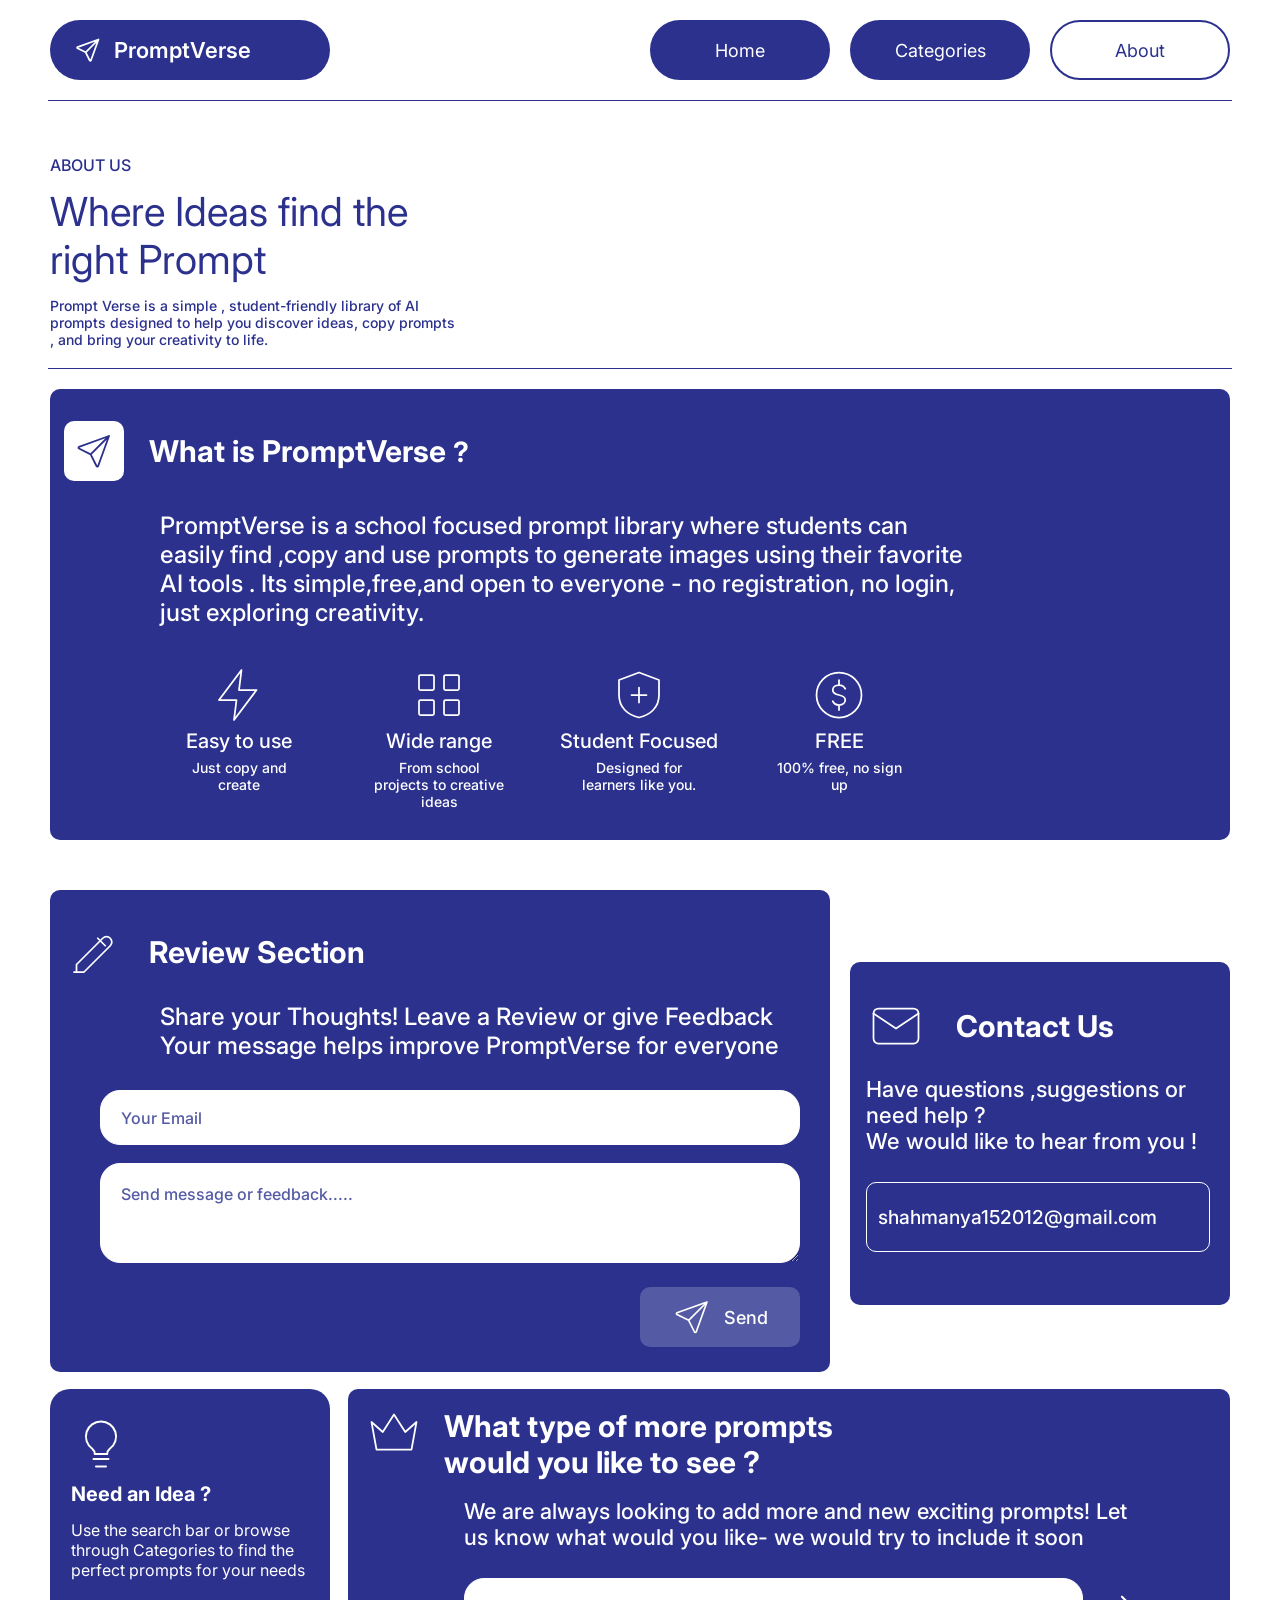
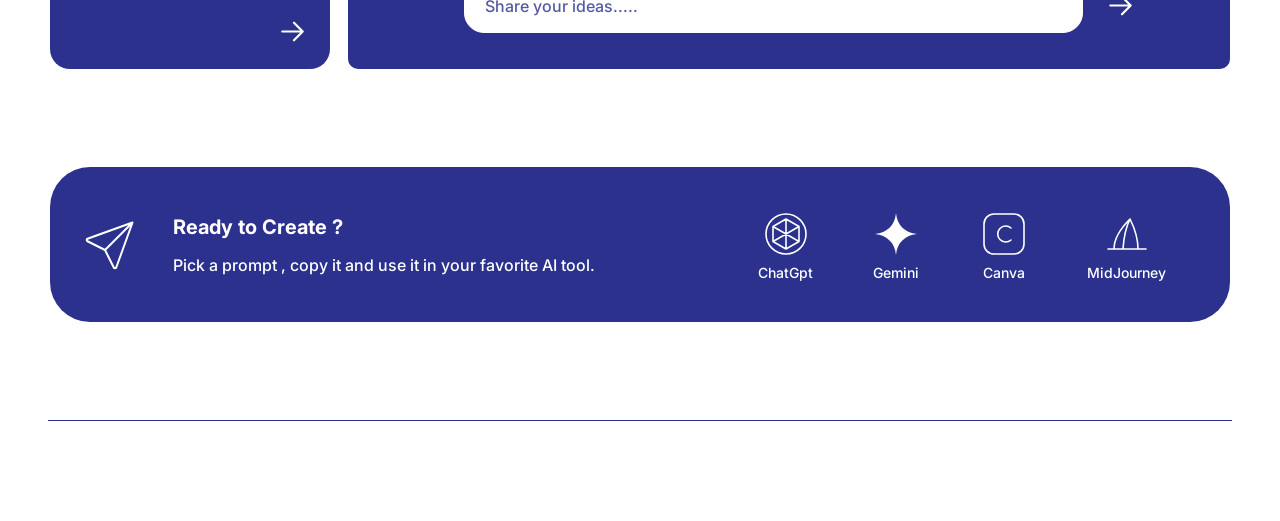
<file: about.html>
<!DOCTYPE html>
<html lang="en">
<head>
<meta charset="utf-8">
<meta name="viewport" content="width=device-width, initial-scale=1">
<title>About – PromptVerse</title>
<meta name="description" content="PromptVerse is a simple, student-friendly library of AI prompts. Free, no sign up.">
<meta name="theme-color" content="#2b318d">
<link rel="icon" href="assets/favicon.svg" type="image/svg+xml">
<link rel="preconnect" href="https://fonts.googleapis.com">
<link rel="preconnect" href="https://fonts.gstatic.com" crossorigin>
<link rel="stylesheet" href="https://fonts.googleapis.com/css2?family=Inter:wght@400;500;600;700&display=swap">
<link rel="stylesheet" href="css/styles.css">
</head>
<body data-page="about">
<a class="skip" href="#main">Skip to content</a>
<header data-component="header"></header>
<div class="rule"></div>
<main id="main">
  <section class="wrap about-head" aria-labelledby="about-title">
    <p class="eyebrow">ABOUT US</p>
    <h1 class="page-title" id="about-title">Where Ideas find the<br>right Prompt</h1>
    <p class="lead">Prompt Verse is a simple , student-friendly library of AI prompts designed to help you discover ideas, copy prompts , and bring your creativity to life.</p>
  </section>
  <div class="rule"></div>
  <div class="wrap stack">
    <section class="panel what" aria-labelledby="what-title">
      <div class="what-head"><span class="tile"><svg class="icon" aria-hidden="true" focusable="false"><use href="#i-send"/></svg></span><h2 id="what-title">What is PromptVerse <small>?</small></h2></div>
      <p>PromptVerse is a school focused prompt library where students can easily find ,copy and use prompts to generate images using their favorite AI tools . Its simple,free,and open to everyone - no registration, no login, just exploring creativity.</p>
      <ul class="features">
        <li><svg class="icon" aria-hidden="true" focusable="false"><use href="#i-bolt"/></svg><strong>Easy to use</strong><span>Just copy and create</span></li>
        <li><svg class="icon" aria-hidden="true" focusable="false"><use href="#i-dash"/></svg><strong>Wide range</strong><span>From school projects to creative ideas</span></li>
        <li><svg class="icon" aria-hidden="true" focusable="false"><use href="#i-shield"/></svg><strong>Student Focused</strong><span>Designed for learners like you.</span></li>
        <li><svg class="icon" aria-hidden="true" focusable="false"><use href="#i-coin"/></svg><strong>FREE</strong><span>100% free, no sign up</span></li>
      </ul>
    </section>
    <div class="row-2">
      <section class="panel review" id="review" aria-labelledby="review-title">
        <div class="sec-head"><svg class="icon" aria-hidden="true" focusable="false"><use href="#i-edit"/></svg><h2 id="review-title">Review Section</h2></div>
        <p class="intro">Share your Thoughts! Leave a Review or give Feedback Your message helps improve PromptVerse for everyone</p>
        <form class="form" id="review-form" novalidate>
          <div class="field"><label class="sr" for="r-email">Your Email</label><input id="r-email" name="email" type="email" placeholder="Your Email" autocomplete="email" required aria-describedby="review-email-err"><p class="err" id="review-email-err" role="alert"></p></div>
          <div class="field"><label class="sr" for="r-msg">Send message or feedback</label><textarea id="r-msg" name="message" placeholder="Send message or feedback....." required aria-describedby="review-msg-err"></textarea><p class="err" id="review-msg-err" role="alert"></p></div>
          <div class="form-actions"><p class="status" role="status"></p><button class="btn-tint" type="submit"><svg class="icon" aria-hidden="true" focusable="false"><use href="#i-send"/></svg>Send</button></div>
        </form>
      </section>
      <section class="panel contact" aria-labelledby="contact-title">
        <div class="sec-head"><svg class="icon" aria-hidden="true" focusable="false"><use href="#i-mail"/></svg><h2 id="contact-title">Contact Us</h2></div>
        <p>Have questions ,suggestions or need help ?<br>We would like to hear from you !</p>
        <a class="mail" href="mailto:shahmanya152012@gmail.com">shahmanya152012@gmail.com</a>
      </section>
    </div>
    <div class="row-3">
      <div data-component="idea"></div>
      <section class="panel suggest" aria-labelledby="suggest-title">
        <div class="sec-head"><svg class="icon" aria-hidden="true" focusable="false"><use href="#i-crown"/></svg><h2 id="suggest-title">What type of more prompts<br>would you like to see ?</h2></div>
        <p>We are always looking to add more and new exciting prompts! Let us know what would you like- we would try to include it soon</p>
        <form class="suggest-form" id="suggest-form" novalidate>
          <label class="sr" for="idea">Share your ideas</label>
          <input id="idea" name="idea" type="text" placeholder="Share your ideas....." aria-describedby="suggest-err">
          <button type="submit" aria-label="Send idea"><svg class="icon" aria-hidden="true" focusable="false"><use href="#i-arrow"/></svg></button>
        </form>
        <p class="err" id="suggest-err" role="alert" style="margin:8px 0 0 100px"></p>
        <p class="status" id="suggest-status" role="status" style="margin:8px 0 0 100px;font-size:15px"></p>
      </section>
    </div>
  </div>
  <div data-component="cta"></div>
</main>
<footer data-component="footer"></footer>
<script src="js/data.js"></script>
<script src="js/components.js"></script>
<script src="js/app.js"></script>
</body>
</html>
</file>
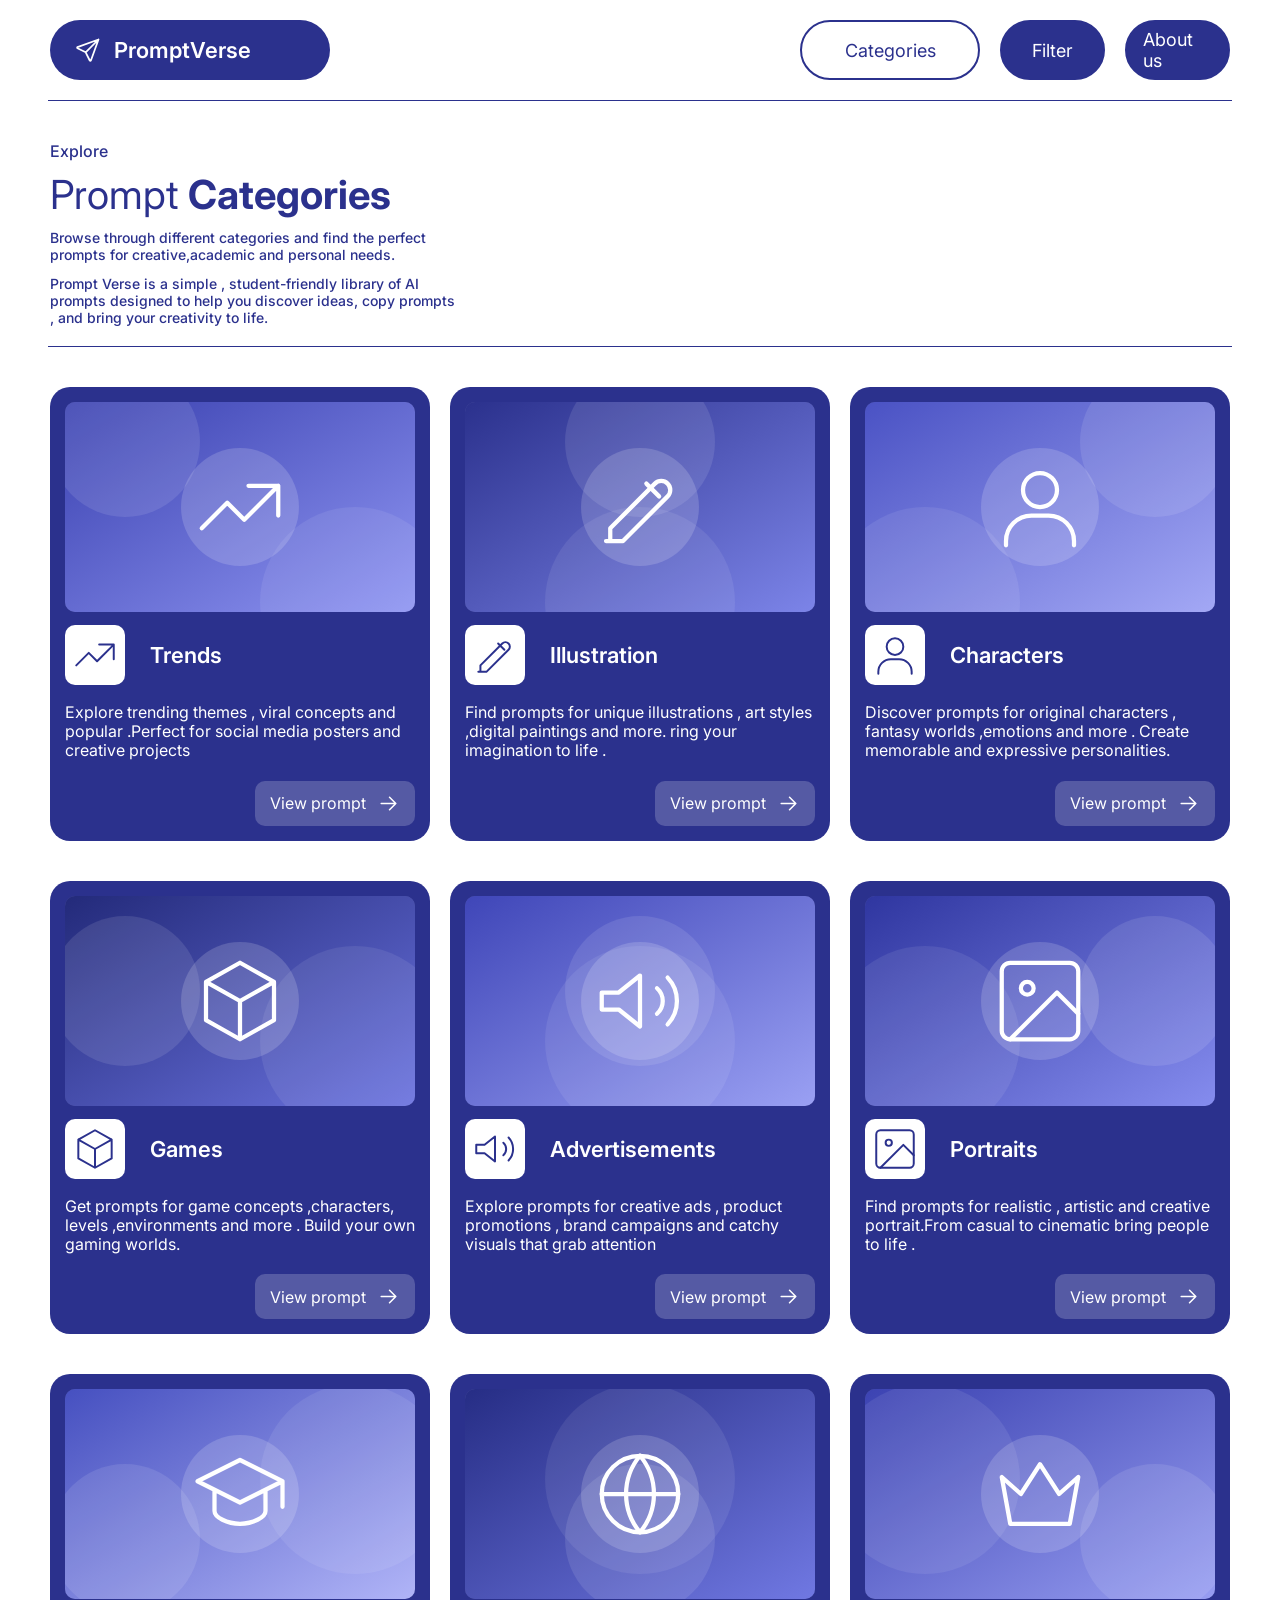
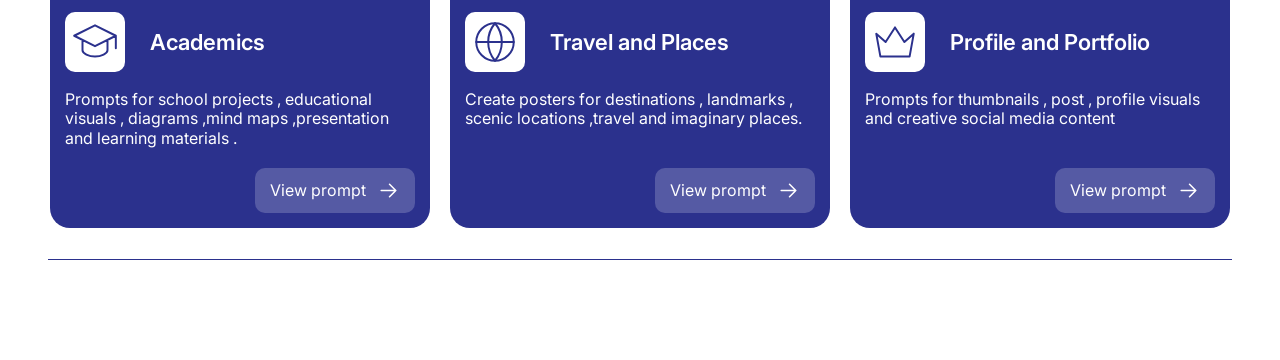
<file: categories.html>
<!DOCTYPE html>
<html lang="en">
<head>
<meta charset="utf-8">
<meta name="viewport" content="width=device-width, initial-scale=1">
<title>Prompt Categories – PromptVerse</title>
<meta name="description" content="Browse through different categories and find the perfect prompts for creative, academic and personal needs.">
<meta name="theme-color" content="#2b318d">
<link rel="icon" href="assets/favicon.svg" type="image/svg+xml">
<link rel="preconnect" href="https://fonts.googleapis.com">
<link rel="preconnect" href="https://fonts.gstatic.com" crossorigin>
<link rel="stylesheet" href="https://fonts.googleapis.com/css2?family=Inter:wght@400;500;600;700&display=swap">
<link rel="stylesheet" href="css/styles.css">
</head>
<body data-page="categories">
<a class="skip" href="#main">Skip to content</a>
<header data-component="header"></header>
<div class="rule"></div>
<main id="main">
  <section class="wrap page-head" aria-labelledby="page-title">
    <p class="eyebrow">Explore</p>
    <h1 class="page-title" id="page-title">Prompt <span class="accent">Categories</span></h1>
    <p class="lead">Browse through different categories and find the perfect prompts for creative,academic and personal needs.</p>
    <p class="lead lead-2">Prompt Verse is a simple , student-friendly library of AI prompts designed to help you discover ideas, copy prompts , and bring your creativity to life.</p>
  </section>
  <div class="rule"></div>
  <section class="wrap cat-page" aria-label="Prompt categories">
    <div class="grid three" id="grid" aria-live="polite"></div>
    <p class="empty" id="empty" hidden>No categories found.</p>
  </section>
</main>
<footer data-component="footer"></footer>
<script src="js/data.js"></script>
<script src="js/components.js"></script>
<script src="js/app.js"></script>
</body>
</html>
</file>
<file: css/styles.css>
/* PromptVerse – built from Figma "Prompt-verse design" (1440px desktop frames).
   Colours: white background, #2b318d for all other content. */
:root{
  --blue:#2b318d; --blue-dark:#1f2470; --white:#fff;
  --tint:rgba(255,255,255,.2); --tint-hover:rgba(255,255,255,.32);
  --wrap:1180px; --pad:clamp(16px,4vw,48px);
  --font:Inter,system-ui,-apple-system,"Segoe UI",Roboto,Arial,sans-serif;
  --ease:.2s ease;
}
*,*::before,*::after{box-sizing:border-box}
*{margin:0}
html{scroll-behavior:smooth;-webkit-text-size-adjust:100%}
body{font-family:var(--font);color:var(--blue);background:var(--white);line-height:normal;-webkit-font-smoothing:antialiased;overflow-x:hidden}
img,svg{display:block;max-width:100%}
button,input,textarea{font:inherit;color:inherit}
button{cursor:pointer}
a{color:inherit}
:focus-visible{outline:3px solid var(--blue);outline-offset:3px}
.on-dark :focus-visible,.panel :focus-visible,.card :focus-visible,.cta-inner :focus-visible,.pill:focus-visible,.logo:focus-visible{outline-color:var(--white);box-shadow:0 0 0 2px var(--blue)}
.sr{position:absolute;width:1px;height:1px;overflow:hidden;clip:rect(0 0 0 0);white-space:nowrap}
.skip{position:absolute;left:-999px;top:8px;background:var(--blue);color:#fff;padding:10px 16px;border-radius:8px;z-index:100}
.skip:focus{left:8px}
.wrap{max-width:calc(var(--wrap) + 2*var(--pad));margin-inline:auto;padding-inline:var(--pad)}
.rule{height:1px;background:var(--blue);width:min(1295px,calc(100% - 2*var(--pad)));margin-inline:auto}
.icon{width:1em;height:1em;fill:none;stroke:currentColor;stroke-width:var(--sw,1.5);stroke-linecap:round;stroke-linejoin:round;flex:none}

/* ---------- Header (reusable) ---------- */
.site-header{height:100px;background:rgba(255,255,255,.5);position:relative;z-index:30}
.site-header .bar{height:100%;display:flex;align-items:center;justify-content:space-between;gap:20px}
.logo{display:flex;align-items:center;gap:12px;height:60px;width:280px;max-width:100%;padding:0 24px;border-radius:50px;background:var(--blue);color:#fff;font-size:22px;font-weight:600;text-decoration:none;transition:background var(--ease),transform var(--ease)}
.logo .icon{font-size:28px}
.logo:hover{background:var(--blue-dark);transform:translateY(-2px)}
.nav{display:flex;align-items:center;gap:20px}
.pill{height:60px;width:var(--w,180px);padding:0 16px;border-radius:50px;border:2px solid var(--blue);background:var(--blue);color:#fff;font-size:18px;font-weight:400;display:inline-flex;align-items:center;justify-content:center;text-decoration:none;transition:background var(--ease),color var(--ease),transform var(--ease)}
.pill:hover{background:var(--blue-dark);transform:translateY(-2px)}
.pill:active{transform:translateY(0)}
.pill[aria-current="page"],.pill[aria-expanded="true"]{background:#fff;color:var(--blue)}
.filter{position:relative}
.dropdown{position:absolute;right:0;top:70px;min-width:240px;list-style:none;padding:8px;background:#fff;border:1px solid var(--blue);border-radius:16px;box-shadow:0 12px 30px rgba(43,49,141,.25);z-index:40}
.dropdown[hidden]{display:none}
.dropdown button{width:100%;text-align:left;background:none;border:0;border-radius:10px;padding:10px 14px;font-size:16px;color:var(--blue);transition:background var(--ease)}
.dropdown button:hover,.dropdown button[aria-pressed="true"]{background:var(--blue);color:#fff}
.menu-btn{display:none;width:60px;height:60px;border-radius:50px;border:0;background:var(--blue);color:#fff;font-size:28px;align-items:center;justify-content:center;transition:background var(--ease)}
.menu-btn:hover{background:var(--blue-dark)}

/* ---------- Hero / headings ---------- */
.hero{padding-top:20px;padding-bottom:20px;display:grid;grid-template-columns:minmax(0,1fr) 600px;gap:40px;align-items:start}
.hero-art{display:grid;grid-template-columns:300px 280px;grid-template-rows:120px 119px;gap:20px 20px;margin-top:0;justify-self:end}
.hero-art img{width:100%;height:100%;object-fit:cover;border-radius:10px;transition:transform .3s ease,box-shadow .3s ease}
.hero-art img:hover{transform:translateY(-3px);box-shadow:0 12px 24px rgba(43,49,141,.28)}
.art-a{grid-row:1/3}
.home-main{min-height:1px}
.eyebrow{font-size:16px;font-weight:500}
.hero h1,.page-title{font-size:clamp(30px,5vw,40px);font-weight:600;margin-top:13px}
.page-title{font-weight:400}
.accent{font-weight:700}
.lead{font-size:14px;font-weight:500;margin-top:14px;max-width:430px}
.search{position:relative;display:flex;align-items:center;gap:24px;width:480px;max-width:100%;height:60px;margin-top:23px;padding:0 25px;border-radius:30px;background:var(--blue);color:#fff;transition:box-shadow var(--ease),background var(--ease)}
.search:hover{background:var(--blue-dark)}
.search:focus-within{box-shadow:0 0 0 3px #fff,0 0 0 6px var(--blue)}
.search .icon{font-size:35px;--sw:1.3}
.search input{flex:1;min-width:0;height:100%;background:none;border:0;outline:0;color:#fff;font-size:16px}
.search input::placeholder{color:rgba(255,255,255,.85)}
.search input::-webkit-search-cancel-button{filter:invert(1)}
.page-head{padding-top:40px;padding-bottom:20px}
.page-head .eyebrow{margin-bottom:0}
.page-head h1{margin-top:9px}
.page-head .lead{margin-top:10px;max-width:400px}
.page-head .lead-2{margin-top:12px;max-width:410px}
.about-head{padding-top:54px;padding-bottom:20px}
.about-head h1{margin-top:13px;line-height:1.2}
.about-head .lead{margin-top:13px;max-width:410px}

/* ---------- Home layout ---------- */
.layout{display:grid;grid-template-columns:280px minmax(0,1fr);gap:40px;padding-top:20px;align-items:start}
.panel{background:var(--blue);color:#fff;border-radius:10px}
.cat-panel{min-height:750px;padding:20px 0 24px}
.panel-head{display:flex;align-items:center;gap:24px;padding:0 0 18px 14px}
.panel-head .icon{font-size:50px;--sw:.7}
.panel-head h2{font-size:30px;font-weight:700}
.cat-list{list-style:none;display:grid;gap:4px;padding-inline:14px}
.cat-list button{width:100%;display:flex;align-items:center;gap:14px;text-align:left;background:none;border:0;border-radius:10px;padding:11px 14px;color:#fff;font-size:18px;transition:background var(--ease)}
.cat-list button:hover{background:var(--tint)}
.cat-list button[aria-pressed="true"]{background:#fff;color:var(--blue)}
.cat-list .icon{font-size:24px}
.side .idea{margin-top:100px}
.idea{width:280px;max-width:100%;min-height:280px;border-radius:20px;padding:25px 20px 20px 21px;display:flex;flex-direction:column;background:var(--blue);color:#fff}
.idea .icon-lg{font-size:60px;--sw:.8}
.idea h3{font-size:20px;font-weight:700;margin-top:8px}
.idea p{font-size:16px;margin-top:14px;max-width:237px}
.idea a{margin-top:auto;align-self:flex-end;font-size:35px;color:#fff;border-radius:50%;transition:transform var(--ease)}
.idea a:hover{transform:translateX(5px)}
.empty{font-size:20px;font-weight:500;padding:40px 0}

/* ---------- Category cards (reusable) ---------- */
.grid{display:grid;grid-template-columns:repeat(auto-fill,minmax(min(100%,300px),1fr));gap:40px 20px}
.grid.three{grid-template-columns:repeat(3,minmax(0,1fr))}
.card{background:var(--blue);color:#fff;border-radius:20px;padding:15px;min-height:450px;display:flex;flex-direction:column;transition:transform .25s ease,box-shadow .25s ease;animation:rise .45s ease both}
.card:hover{transform:translateY(-4px);box-shadow:0 14px 28px rgba(43,49,141,.3)}
.card-img{aspect-ratio:350/210;border-radius:10px;overflow:hidden;background:rgba(255,255,255,.15)}
.card-img img{width:100%;height:100%;object-fit:cover}
.card-head{display:flex;align-items:center;gap:25px;margin-top:13px}
.tile{width:60px;height:60px;border-radius:10px;background:#fff;color:var(--blue);display:grid;place-items:center;flex:none}
.tile .icon{font-size:50px;--sw:.95}
.card h3{font-size:22px;font-weight:600}
.card p{font-size:16px;line-height:1.2;margin-top:18px}
.card-foot{margin-top:auto;padding-top:20px;display:flex;justify-content:flex-end}
.btn-view{width:160px;height:45px;border-radius:10px;border:0;background:var(--tint);color:#fff;display:inline-flex;align-items:center;justify-content:center;gap:10px;font-size:16px;transition:background var(--ease),transform var(--ease)}
.btn-view .icon{font-size:25px}
.btn-view:hover{background:var(--tint-hover)}
.btn-view:hover .icon{transform:translateX(3px)}
.btn-view .icon{transition:transform var(--ease)}
.btn-view:active{transform:scale(.97)}
@keyframes rise{from{opacity:0;transform:translateY(14px)}to{opacity:1;transform:none}}

/* ---------- CTA band (reusable) ---------- */
.cta{margin-block:98px}
.cta-inner{background:var(--blue);color:#fff;border-radius:40px;min-height:155px;padding:20px 30px;display:flex;align-items:center;justify-content:space-between;gap:24px;flex-wrap:wrap}
.cta-main{display:flex;align-items:center;gap:33px}
.cta-main>.icon{font-size:60px;--sw:.8}
.cta h2{font-size:20px;font-weight:700}
.cta p{font-size:16px;font-weight:500;margin-top:16px}
.tools{list-style:none;display:flex;gap:50px;padding-right:30px}
.tools a{display:flex;flex-direction:column;align-items:center;gap:5px;font-size:14px;font-weight:500;text-decoration:none;color:#fff;border-radius:10px;padding:2px 4px}
.tools img{width:50px;height:50px;transition:transform var(--ease)}
.tools a:hover img,.tools a:focus-visible img{transform:scale(1.12)}
.tools a:hover span{text-decoration:underline}

.cat-page{padding-top:40px;padding-bottom:31px}

/* ---------- About page ---------- */
.stack{display:grid;gap:17px;padding-top:20px}
.what{padding:32px 14px 30px 14px;min-height:394px}
.what-head,.sec-head{display:flex;align-items:center;gap:25px}
.what-head .tile{width:60px;height:60px}
.what-head .tile .icon{font-size:40px;--sw:1.1}
.what h2{font-size:30px;font-weight:700}
.what h2 small{font-size:28px}
.what>p{font-size:clamp(17px,2.2vw,24px);font-weight:500;max-width:806px;margin:30px 0 0 96px}
.features{list-style:none;display:grid;grid-template-columns:repeat(4,200px);margin:38px 0 0 35px;text-align:center}
.features li{display:flex;flex-direction:column;align-items:center}
.features .icon{font-size:60px;--sw:.7}
.features strong{font-size:20px;font-weight:500;margin-top:4px}
.features span{font-size:14px;font-weight:500;margin-top:6px;max-width:130px}
.row-2{display:grid;grid-template-columns:780px minmax(0,1fr);gap:20px;margin-top:33px;align-items:start}
.review{padding:32px 30px 20px 14px;min-height:482px;border-radius:10px}
.sec-head{gap:25px}
.sec-head>.icon{font-size:60px;--sw:.7}
.sec-head h2{font-size:30px;font-weight:700}
.review .intro{font-size:clamp(17px,2vw,24px);font-weight:500;margin:20px 0 0 96px;max-width:640px}
.form{display:grid;gap:18px;margin:30px 0 0 36px}
.field{display:grid;gap:6px}
.field input,.field textarea,.suggest-form input{width:100%;background:#fff;color:var(--blue);border:1px solid #fff;border-radius:20px;padding:0 20px;font-size:16px;font-weight:500;transition:box-shadow var(--ease),border-color var(--ease)}
.field input{height:55px}
.field textarea{height:100px;padding-top:20px;resize:vertical;min-height:100px}
.field input::placeholder,.field textarea::placeholder,.suggest-form input::placeholder{color:rgba(43,49,141,.8)}
.field [aria-invalid="true"]{border-color:#ffb4b4;box-shadow:0 0 0 3px #ffb4b4}
.err{font-size:14px;color:#ffd5d5;min-height:0}
.err:empty{display:none}
.btn-tint{display:inline-flex;align-items:center;justify-content:center;gap:12px;width:160px;height:60px;border:0;border-radius:10px;background:var(--tint);color:#fff;font-size:18px;font-weight:500;transition:background var(--ease),transform var(--ease)}
.btn-tint .icon{font-size:40px;--sw:1}
.btn-tint:hover{background:var(--tint-hover)}
.btn-tint:active{transform:scale(.97)}
.btn-tint:disabled,.btn-tint[aria-busy="true"]{opacity:.55;cursor:progress}
.form-actions{display:flex;align-items:center;justify-content:flex-end;gap:16px;margin-top:6px}
.status{font-size:15px;font-weight:500;margin-right:auto}
.contact{padding:34px 20px 30px 16px;margin-top:72px;min-height:343px}
.contact .sec-head{gap:30px}
.contact p{font-size:22px;font-weight:500;margin-top:20px}
.mail{display:block;margin-top:28px;padding:22px 11px;border:1px solid #fff;border-radius:10px;font-size:clamp(15px,1.5vw,20px);font-weight:500;text-decoration:none;overflow-wrap:anywhere;transition:background var(--ease),color var(--ease)}
.mail:hover{background:#fff;color:var(--blue)}
.row-3{display:grid;grid-template-columns:280px minmax(0,1fr);gap:18px;margin-top:0}
.suggest{padding:13px 20px 20px 16px;min-height:280px;border-radius:10px}
.suggest .sec-head{align-items:flex-start;gap:20px}
.suggest h2{font-size:30px;font-weight:700;margin-top:6px}
.suggest>p{font-size:clamp(16px,1.7vw,22px);font-weight:500;margin:18px 0 0 100px;max-width:677px}
.suggest-form{display:flex;align-items:center;gap:14px;margin:28px 0 0 100px;max-width:680px}
.suggest-form input{height:55px;flex:1}
.suggest-form button{background:none;border:0;color:#fff;font-size:35px;border-radius:50%;display:grid;place-items:center;transition:transform var(--ease)}
.suggest-form button:hover{transform:translateX(5px)}

/* ---------- Footer ---------- */
.site-footer{padding-bottom:100px}

/* ---------- Dialogs ---------- */
.dlg{border:0;border-radius:20px;padding:28px;width:min(520px,calc(100% - 32px));background:#fff;color:var(--blue);margin:auto;box-shadow:0 20px 60px rgba(0,0,0,.3)}
.dlg::backdrop{background:rgba(43,49,141,.55)}
.dlg h2{font-size:26px;font-weight:700;padding-right:48px}
.dlg-close{position:absolute;right:16px;top:16px;width:40px;height:40px;border-radius:50%;border:0;background:var(--blue);color:#fff;font-size:20px;display:grid;place-items:center;transition:background var(--ease)}
.dlg-close:hover{background:var(--blue-dark)}
.dlg label{display:grid;gap:6px;font-weight:500;margin-top:16px}
.dlg input{height:50px;border:1px solid var(--blue);border-radius:14px;padding:0 16px;font-size:16px;color:var(--blue)}
.dlg input[aria-invalid="true"]{border-color:#c0392b;box-shadow:0 0 0 3px #f5c6c0}
.dlg .err{color:#c0392b}
.dlg .btn-solid{margin-top:22px;height:50px;padding:0 28px;border:0;border-radius:50px;background:var(--blue);color:#fff;font-size:16px;font-weight:500;transition:background var(--ease)}
.dlg .btn-solid:hover{background:var(--blue-dark)}
.dlg .ok{margin-top:14px;font-weight:500}
.dlg .dlg-img{border-radius:12px;overflow:hidden;margin-top:16px;aspect-ratio:350/210}
.dlg .dlg-img img{width:100%;height:100%;object-fit:cover}
.dlg p.desc{margin-top:14px;font-size:16px}
.prompt-list{list-style:none;display:grid;gap:10px;margin-top:18px}
.prompt-list li{display:flex;gap:12px;align-items:flex-start;justify-content:space-between;border:1px solid var(--blue);border-radius:12px;padding:12px 14px}

/* ---------- Responsive ---------- */
@media (max-width:1100px){
  .hero{grid-template-columns:1fr;gap:28px}
  .hero-art{justify-self:stretch;grid-template-columns:1.1fr 1fr;grid-template-rows:auto;aspect-ratio:600/259;width:100%;max-width:600px}
  .hero-art img{height:100%}
  .layout{grid-template-columns:1fr}
  .cat-panel{min-height:0}
  .cat-list{grid-template-columns:repeat(auto-fill,minmax(200px,1fr))}
  .side .idea{margin-top:24px;min-height:0}
  .idea{width:100%}
  .idea a{margin-top:16px}
  .grid.three{grid-template-columns:repeat(2,minmax(0,1fr))}
  .row-2,.row-3{grid-template-columns:1fr}
  .contact{margin-top:0}
  .features{grid-template-columns:repeat(2,minmax(0,1fr));margin-left:0;gap:24px 12px}
  .what>p,.review .intro,.suggest>p,.suggest-form{margin-left:0}
  .form{margin-left:0}
  .tools{padding-right:0;gap:28px}
}
@media (max-width:860px){
  .menu-btn{display:inline-flex}
  .nav{display:none;position:absolute;left:var(--pad);right:var(--pad);top:88px;flex-direction:column;align-items:stretch;gap:10px;padding:16px;background:#fff;border:1px solid var(--blue);border-radius:24px;box-shadow:0 14px 30px rgba(43,49,141,.25)}
  .nav.open{display:flex}
  .pill{width:100%}
  .filter .dropdown{position:static;margin-top:8px;box-shadow:none}
  .logo{width:auto;flex:1;max-width:280px}
}
@media (max-width:680px){
  .grid.three{grid-template-columns:1fr}
  .cta-inner{flex-direction:column;align-items:flex-start;border-radius:30px}
  .cta-main{align-items:flex-start;gap:18px}
  .tools{flex-wrap:wrap;gap:22px}
  .search{gap:14px;padding:0 18px}
  .features{grid-template-columns:1fr 1fr}
  .what-head,.sec-head{gap:16px}
  .what h2,.sec-head h2,.suggest h2{font-size:24px}
  .suggest .sec-head>.icon{font-size:48px}
  .cat-list{grid-template-columns:1fr}
  .form-actions{flex-wrap:wrap}
}
@media (max-width:420px){
  .logo{font-size:18px;padding:0 16px}
  .cta{margin-block:56px}
}
@media (prefers-reduced-motion:reduce){
  *,*::before,*::after{animation:none!important;transition:none!important;scroll-behavior:auto!important}
}
</file>
